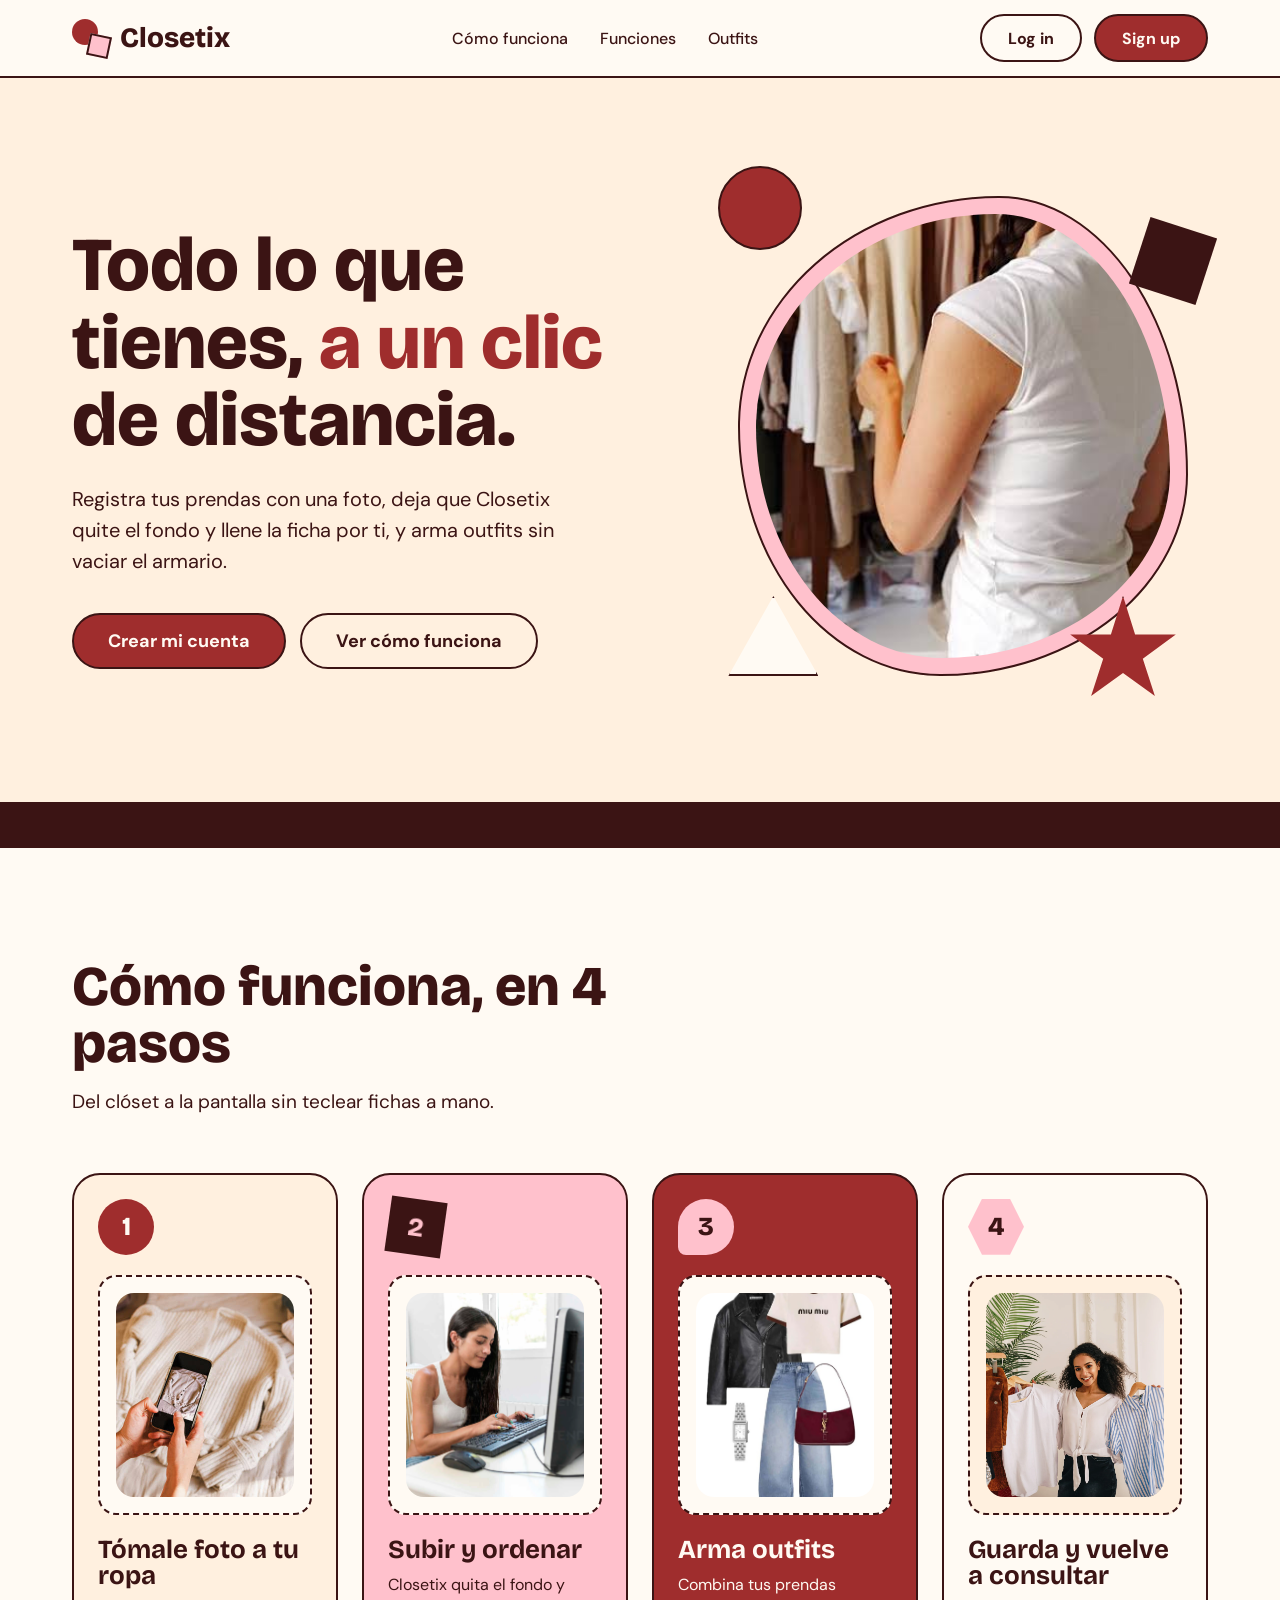
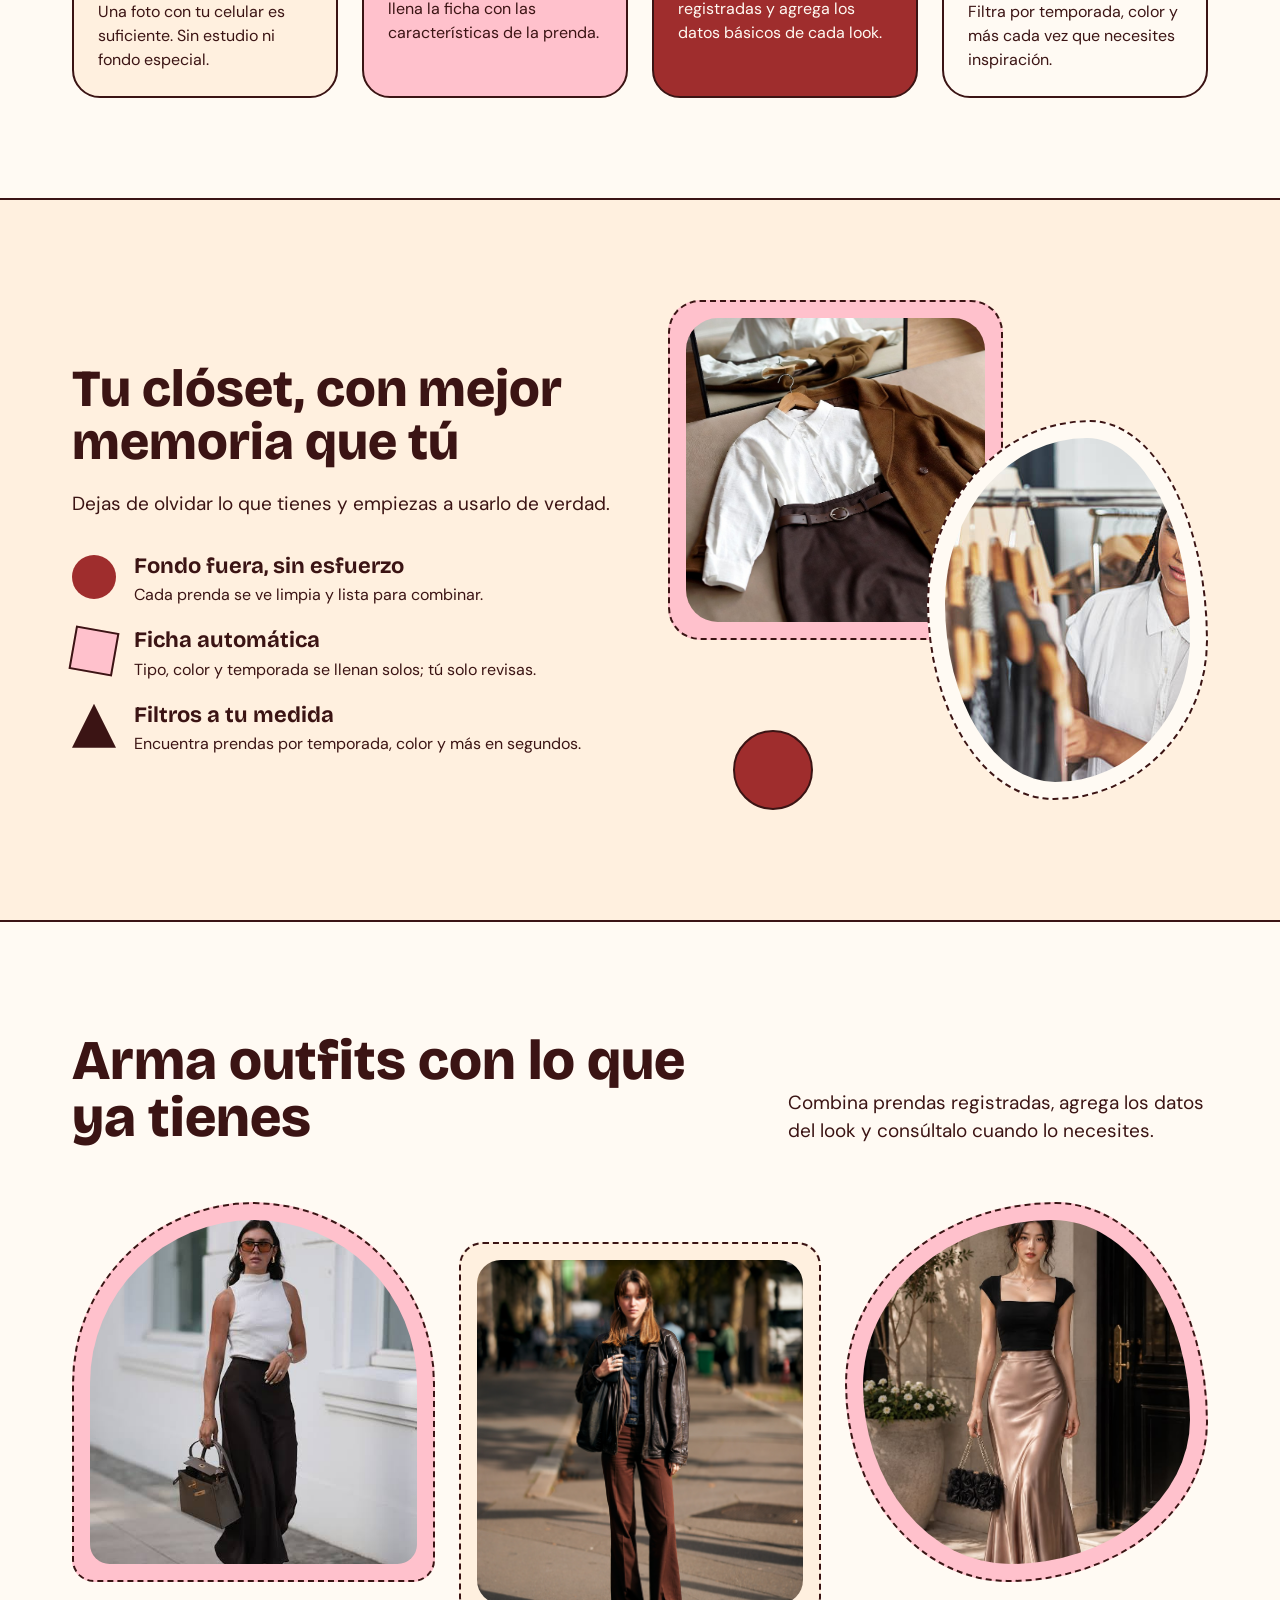
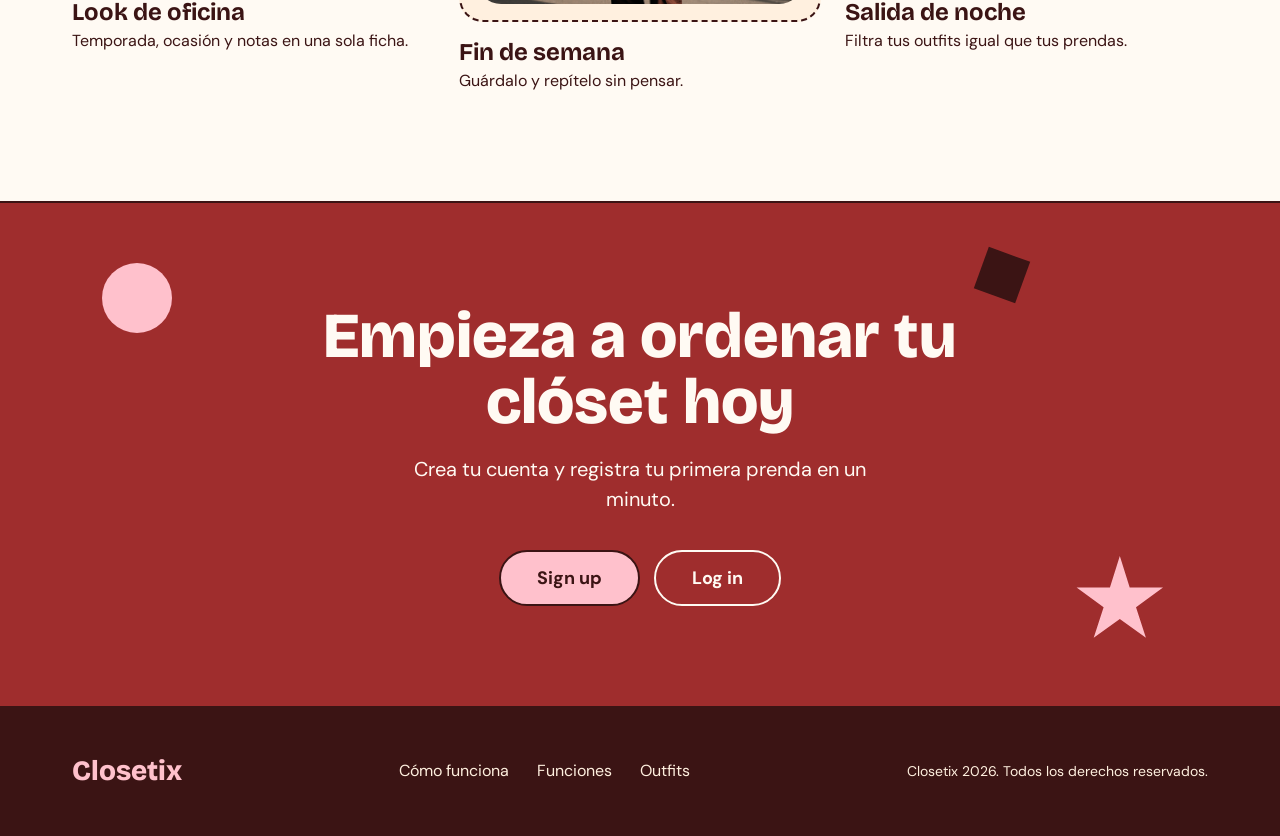
<file: Index.html>
<!doctype html>
<html lang="es">
  <head>
    <meta charset="utf-8" />
    <meta name="viewport" content="width=device-width, initial-scale=1" />
    <title>Closetix</title>
    <link
      rel="stylesheet"
      href="https://fonts.googleapis.com/css2?family=Bricolage+Grotesque:wght@600;800&family=DM+Sans:wght@400;500;700&display=swap"
    />
    <link href="CSS/style.css" rel="stylesheet" />
  </head>
  <body>
    <div style="background: #fffaf3; overflow: hidden">
      <header
        style="
          position: sticky;
          top: 0;
          z-index: 10;
          background: #fffaf3;
          border-bottom: 2px solid #3b1414;
        "
      >
        <div
          class="wrap"
          style="
            display: flex;
            align-items: center;
            justify-content: space-between;
            gap: 16px;
            min-height: 76px;
          "
        >
          <a
            href="#inicio"
            style="
              display: flex;
              align-items: center;
              gap: 10px;
              text-decoration: none;
            "
          >
            <span
              style="
                position: relative;
                width: 38px;
                height: 38px;
                display: block;
              "
              ><span
                style="
                  position: absolute;
                  left: 0;
                  top: 0;
                  width: 26px;
                  height: 26px;
                  border-radius: 50%;
                  background: #9f2d2d;
                "
              ></span
              ><span
                style="
                  position: absolute;
                  right: 0;
                  bottom: 0;
                  width: 22px;
                  height: 22px;
                  background: #ffc1cc;
                  border: 2px solid #3b1414;
                  transform: rotate(12deg);
                "
              ></span
            ></span>
            <span
              style="
                font:
                  800 28px &quot;Bricolage Grotesque&quot;,
                  sans-serif;
                color: #3b1414;
              "
              >Closetix</span
            >
          </a>
          <nav
            class="navlinks"
            style="display: flex; gap: 32px; font-weight: 500"
          >
            <a href="#como-funciona" style="text-decoration: none"
              >Cómo funciona</a
            >
            <a href="#funciones" style="text-decoration: none">Funciones</a>
            <a href="#outfits" style="text-decoration: none">Outfits</a>
          </nav>
          <div style="display: flex; gap: 12px">
            <a class="btn" href="PAGES/login.html">Log in</a>
            <a class="btn red" href="PAGES/signup.html">Sign up</a>
          </div>
        </div>
      </header>

      <section
        id="inicio"
        style="
          position: relative;
          background: #fff0df;
          border-bottom: 2px solid #3b1414;
          padding: 88px 0 96px;
        "
      >
        <div class="wrap hero">
          <div>
            <h1
              class="rise d1"
              style="font-size: 76px; font-weight: 800; margin-top: 24px"
            >
              Todo lo que tienes,
              <span style="color: #9f2d2d">a un clic</span> de distancia.
            </h1>
            <p
              class="rise d2"
              style="
                font-size: 20px;
                line-height: 1.55;
                margin-top: 24px;
                max-width: 520px;
              "
            >
              Registra tus prendas con una foto, deja que Closetix quite el
              fondo y llene la ficha por ti, y arma outfits sin vaciar el
              armario.
            </p>
            <div
              class="rise d3"
              style="
                display: flex;
                flex-wrap: wrap;
                gap: 14px;
                margin-top: 36px;
              "
            >
              <a
                class="btn red"
                href="PAGES/signup.html"
                style="min-height: 56px; padding: 0 34px; font-size: 18px"
                >Crear mi cuenta</a
              >
              <a
                class="btn"
                href="#como-funciona"
                style="min-height: 56px; padding: 0 34px; font-size: 18px"
                >Ver cómo funciona</a
              >
            </div>
          </div>
          <div style="position: relative; height: 540px">
            <div
              class="blob ph"
              style="
                position: absolute;
                inset: 30px 20px;
                background: #ffc1cc;
                border: 2px solid #3b1414;
              "
            >
              <img src="IMAGES/header_image.jpg" alt="Imagen en closet" style="width:100%;height:100%;object-fit:cover;border-radius:inherit">
            </div>
            <div
              class="fl"
              style="
                position: absolute;
                left: 0;
                top: 0;
                width: 84px;
                height: 84px;
                border-radius: 50%;
                background: #9f2d2d;
                border: 2px solid #3b1414;
              "
            ></div>
            <div
              class="fl fl2"
              style="
                position: absolute;
                right: 0;
                top: 60px;
                width: 70px;
                height: 70px;
                background: #3b1414;
                transform: rotate(18deg);
              "
            ></div>
            <div
              class="sp"
              style="
                position: absolute;
                right: 30px;
                bottom: 0;
                width: 110px;
                height: 110px;
                background: #9f2d2d;
                border: 2px solid #3b1414;
                clip-path: polygon(
                  50% 0,
                  61% 35%,
                  98% 35%,
                  68% 57%,
                  79% 91%,
                  50% 70%,
                  21% 91%,
                  32% 57%,
                  2% 35%,
                  39% 35%
                );
              "
            ></div>
            <div
              class="fl"
              style="
                position: absolute;
                left: 10px;
                bottom: 30px;
                width: 90px;
                height: 80px;
                background: #fffaf3;
                border: 2px solid #3b1414;
                clip-path: polygon(50% 0, 100% 100%, 0 100%);
              "
            ></div>
          </div>
        </div>
      </section>

      <section
        style="
          background: #3b1414;
          color: #ffc1cc;
          padding: 22px 0;
          overflow: hidden;
          white-space: nowrap;
        "
      ></section>

      <section id="como-funciona" style="padding: 110px 0 100px">
        <div class="wrap">
          <h2 style="font-size: 56px; font-weight: 800; max-width: 640px">
            Cómo funciona, en 4 pasos
          </h2>
          <p
            style="
              font-size: 19px;
              margin-top: 16px;
              max-width: 560px;
              line-height: 1.5;
            "
          >
            Del clóset a la pantalla sin teclear fichas a mano.
          </p>
          <div class="g4" style="margin-top: 56px">
            <div
              class="card"
              style="
                background: #fff0df;
                border: 2px solid #3b1414;
                border-radius: 28px;
                padding: 24px;
              "
            >
              <div
                style="
                  width: 56px;
                  height: 56px;
                  border-radius: 50%;
                  background: #9f2d2d;
                  color: #fffaf3;
                  display: flex;
                  align-items: center;
                  justify-content: center;
                  font:
                    800 26px &quot;Bricolage Grotesque&quot;,
                    sans-serif;
                "
              >
                1
              </div>
              <div
                class="ph"
                style="height: 240px; border-radius: 18px; margin-top: 20px"
              >
                <img src="IMAGES/paso1_image.jpg" alt="Toma Foto" style="width:100%;height:100%;object-fit:cover;border-radius:inherit">
              </div>
              <h3 style="font-size: 26px; margin-top: 22px">
                Tómale foto a tu ropa
              </h3>
              <p style="margin-top: 10px; line-height: 1.5">
                Una foto con tu celular es suficiente. Sin estudio ni fondo
                especial.
              </p>
            </div>
            <div
              class="card"
              style="
                background: #ffc1cc;
                border: 2px solid #3b1414;
                border-radius: 28px;
                padding: 24px;
              "
            >
              <div
                style="
                  width: 56px;
                  height: 56px;
                  background: #3b1414;
                  color: #ffc1cc;
                  transform: rotate(8deg);
                  display: flex;
                  align-items: center;
                  justify-content: center;
                  font:
                    800 26px &quot;Bricolage Grotesque&quot;,
                    sans-serif;
                "
              >
                2
              </div>
              <div
                class="ph"
                style="height: 240px; border-radius: 18px; margin-top: 20px"
              >
                <img src="IMAGES/paso2_image.jpg" alt="Toma Foto" style="width:100%;height:100%;object-fit:cover;border-radius:inherit">
              </div>
              <h3 style="font-size: 26px; margin-top: 22px">Subir y ordenar</h3>
              <p style="margin-top: 10px; line-height: 1.5">
                Closetix quita el fondo y llena la ficha con las características
                de la prenda.
              </p>
            </div>
            <div
              class="card"
              style="
                background: #9f2d2d;
                color: #fffaf3;
                border: 2px solid #3b1414;
                border-radius: 28px;
                padding: 24px;
              "
            >
              <div
                style="
                  width: 56px;
                  height: 56px;
                  background: #ffc1cc;
                  color: #3b1414;
                  border-radius: 50% 50% 50% 8px;
                  display: flex;
                  align-items: center;
                  justify-content: center;
                  font:
                    800 26px &quot;Bricolage Grotesque&quot;,
                    sans-serif;
                "
              >
                3
              </div>
              <div
                class="ph"
                style="
                  height: 240px;
                  border-radius: 18px;
                  margin-top: 20px;
                  color: #3b1414;
                "
              >
                <img src="IMAGES/paso3_image.jpg" alt="Toma Foto" style="width:100%;height:100%;object-fit:cover;border-radius:inherit">
              </div>
              <h3 style="font-size: 26px; margin-top: 22px">Arma outfits</h3>
              <p style="margin-top: 10px; line-height: 1.5">
                Combina tus prendas registradas y agrega los datos básicos de
                cada look.
              </p>
            </div>
            <div
              class="card"
              style="
                background: #fffaf3;
                border: 2px solid #3b1414;
                border-radius: 28px;
                padding: 24px;
              "
            >
              <div
                style="
                  width: 56px;
                  height: 56px;
                  background: #ffc1cc;
                  
                  clip-path: polygon(
                    25% 0,
                    75% 0,
                    100% 50%,
                    75% 100%,
                    25% 100%,
                    0 50%
                  );
                  display: flex;
                  align-items: center;
                  justify-content: center;
                  font:
                    800 26px &quot;Bricolage Grotesque&quot;,
                    sans-serif;
                "
              >
                4
              </div>
              <div
                class="ph"
                style="
                  height: 240px;
                  border-radius: 18px;
                  margin-top: 20px;
                  background: #fff0df;
                "
              >
                <img src="IMAGES/paso4_image.png" alt="Toma Foto" style="width:100%;height:100%;object-fit:cover;border-radius:inherit">
              </div>
              <h3 style="font-size: 26px; margin-top: 22px">
                Guarda y vuelve a consultar
              </h3>
              <p style="margin-top: 10px; line-height: 1.5">
                Filtra por temporada, color y más cada vez que necesites
                inspiración.
              </p>
            </div>
          </div>
        </div>
      </section>

      <section
        id="funciones"
        style="
          background: #fff0df;
          border-top: 2px solid #3b1414;
          border-bottom: 2px solid #3b1414;
          padding: 100px 0;
        "
      >
        <div class="wrap split">
          <div>
            <h2 style="font-size: 52px; font-weight: 800">
              Tu clóset, con mejor memoria que tú
            </h2>
            <p style="font-size: 19px; line-height: 1.55; margin-top: 20px">
              Dejas de olvidar lo que tienes y empiezas a usarlo de verdad.
            </p>
            <div style="display: grid; gap: 22px; margin-top: 36px">
              <div style="display: flex; gap: 18px; align-items: flex-start">
                <div
                  style="
                    flex: none;
                    width: 44px;
                    height: 44px;
                    border-radius: 50%;
                    background: #9f2d2d;
                  "
                ></div>
                <div>
                  <h3 style="font-size: 22px">Fondo fuera, sin esfuerzo</h3>
                  <p style="margin-top: 6px; line-height: 1.5">
                    Cada prenda se ve limpia y lista para combinar.
                  </p>
                </div>
              </div>
              <div style="display: flex; gap: 18px; align-items: flex-start">
                <div
                  style="
                    flex: none;
                    width: 44px;
                    height: 44px;
                    background: #ffc1cc;
                    border: 2px solid #3b1414;
                    transform: rotate(10deg);
                  "
                ></div>
                <div>
                  <h3 style="font-size: 22px">Ficha automática</h3>
                  <p style="margin-top: 6px; line-height: 1.5">
                    Tipo, color y temporada se llenan solos; tú solo revisas.
                  </p>
                </div>
              </div>
              <div style="display: flex; gap: 18px; align-items: flex-start">
                <div
                  style="
                    flex: none;
                    width: 44px;
                    height: 44px;
                    background: #3b1414;
                    clip-path: polygon(50% 0, 100% 100%, 0 100%);
                  "
                ></div>
                <div>
                  <h3 style="font-size: 22px">Filtros a tu medida</h3>
                  <p style="margin-top: 6px; line-height: 1.5">
                    Encuentra prendas por temporada, color y más en segundos.
                  </p>
                </div>
              </div>
            </div>
          </div>
          <div style="position: relative; height: 520px">
            <div
              class="ph"
              style="
                position: absolute;
                left: 0;
                top: 0;
                width: 62%;
                height: 340px;
                border-radius: 32px;
                background: #ffc1cc;
              "
            >
              <img src="IMAGES/outfit1.jpg" alt="Planear outfit" style="width:100%;height:100%;object-fit:cover;border-radius:inherit">
            </div>
            <div
              class="ph blob"
              style="
                position: absolute;
                right: 0;
                top: 120px;
                width: 52%;
                height: 380px;
                background: #fffaf3;
              "
            >
              <img src="IMAGES/browse_image.jpg" alt="Filtar tus prendas" style="width:100%;height:100%;object-fit:cover;border-radius:inherit">
            </div>
            <div
              class="fl"
              style="
                position: absolute;
                left: 12%;
                bottom: 10px;
                width: 80px;
                height: 80px;
                border-radius: 50%;
                background: #9f2d2d;
                border: 2px solid #3b1414;
              "
            ></div>
          </div>
        </div>
      </section>

      <section id="outfits" style="padding: 110px 0">
        <div class="wrap">
          <div
            style="
              display: flex;
              flex-wrap: wrap;
              justify-content: space-between;
              align-items: flex-end;
              gap: 24px;
            "
          >
            <h2 style="font-size: 56px; font-weight: 800; max-width: 620px">
              Arma outfits con lo que ya tienes
            </h2>
            <p style="font-size: 19px; line-height: 1.5; max-width: 420px">
              Combina prendas registradas, agrega los datos del look y
              consúltalo cuando lo necesites.
            </p>
          </div>
          <div
            class="g4"
            style="
              margin-top: 56px;
              grid-template-columns: repeat(auto-fit, minmax(280px, 1fr));
            "
          >
            <div class="card">
              <div
                class="ph"
                style="
                  height: 380px;
                  border-radius: 200px 200px 24px 24px;
                  background: #ffc1cc;
                "
              >
                <img src="IMAGES/work-image.jpg" alt="Toma Foto" style="width:100%;height:100%;object-fit:cover;border-radius:inherit">
              </div>
              <h3 style="font-size: 24px; margin-top: 18px">Look de oficina</h3>
              <p style="margin-top: 6px">
                Temporada, ocasión y notas en una sola ficha.
              </p>
            </div>
            <div class="card" style="margin-top: 40px">
              <div
                class="ph"
                style="height: 380px; border-radius: 24px; background: #fff0df"
              >
                 <img src="IMAGES/goingout-image.jpg" alt="Toma Foto" style="width:100%;height:100%;object-fit:cover;border-radius:inherit">
              </div>
              <h3 style="font-size: 24px; margin-top: 18px">Fin de semana</h3>
              <p style="margin-top: 6px">Guárdalo y repítelo sin pensar.</p>
            </div>
            <div class="card">
              <div class="ph blob" style="height: 380px; background: #ffc1cc">
                 <img src="IMAGES/nightout-image.jpg" alt="Toma Foto" style="width:100%;height:100%;object-fit:cover;border-radius:inherit">
              </div>
              <h3 style="font-size: 24px; margin-top: 18px">Salida de noche</h3>
              <p style="margin-top: 6px">
                Filtra tus outfits igual que tus prendas.
              </p>
            </div>
          </div>
        </div>
      </section>

      <section
        style="
          position: relative;
          background: #9f2d2d;
          color: #fffaf3;
          border-top: 2px solid #3b1414;
          padding: 100px 0;
          text-align: center;
        "
      >
        <div
          class="fl"
          style="
            position: absolute;
            left: 8%;
            top: 60px;
            width: 70px;
            height: 70px;
            border-radius: 50%;
            background: #ffc1cc;
          "
        ></div>
        <div
          class="sp"
          style="
            position: absolute;
            right: 9%;
            bottom: 60px;
            width: 90px;
            height: 90px;
            background: #ffc1cc;
            clip-path: polygon(
              50% 0,
              61% 35%,
              98% 35%,
              68% 57%,
              79% 91%,
              50% 70%,
              21% 91%,
              32% 57%,
              2% 35%,
              39% 35%
            );
          "
        ></div>
        <div
          class="fl fl2"
          style="
            position: absolute;
            right: 20%;
            top: 50px;
            width: 44px;
            height: 44px;
            background: #3b1414;
            transform: rotate(20deg);
          "
        ></div>
        <div class="wrap" style="position: relative">
          <h2
            style="
              font-size: 64px;
              font-weight: 800;
              max-width: 760px;
              margin: 0 auto;
            "
          >
            Empieza a ordenar tu clóset hoy
          </h2>
          <p
            style="
              font-size: 20px;
              margin: 20px auto 0;
              max-width: 520px;
              line-height: 1.5;
            "
          >
            Crea tu cuenta y registra tu primera prenda en un minuto.
          </p>
          <div
            style="
              display: flex;
              flex-wrap: wrap;
              justify-content: center;
              gap: 14px;
              margin-top: 36px;
            "
          >
            <a
              class="btn pink"
              href="PAGES/signup.html"
              style="min-height: 56px; padding: 0 36px; font-size: 18px"
              >Sign up</a
            >
            <a
              class="btn"
              href="PAGES/login.html"
              style="
                min-height: 56px;
                padding: 0 36px;
                font-size: 18px;
                color: #fffaf3;
                border-color: #fffaf3;
              "
              >Log in</a
            >
          </div>
        </div>
      </section>

      <footer style="background: #3b1414; color: #fff0df; padding: 48px 0">
        <div
          class="wrap"
          style="
            display: flex;
            flex-wrap: wrap;
            justify-content: space-between;
            align-items: center;
            gap: 20px;
          "
        >
          <span
            style="
              font:
                800 28px &quot;Bricolage Grotesque&quot;,
                sans-serif;
              color: #ffc1cc;
            "
            >Closetix</span
          >
          <div style="display: flex; gap: 28px; flex-wrap: wrap">
            <a href="#como-funciona" style="text-decoration: none"
              >Cómo funciona</a
            ><a href="#funciones" style="text-decoration: none">Funciones</a
            ><a href="#outfits" style="text-decoration: none">Outfits</a>
          </div>
          <span style="font-size: 14px"
            >Closetix 2026. Todos los derechos reservados.</span
          >
        </div>
      </footer>
    </div>
  </body>
</html>
</file>
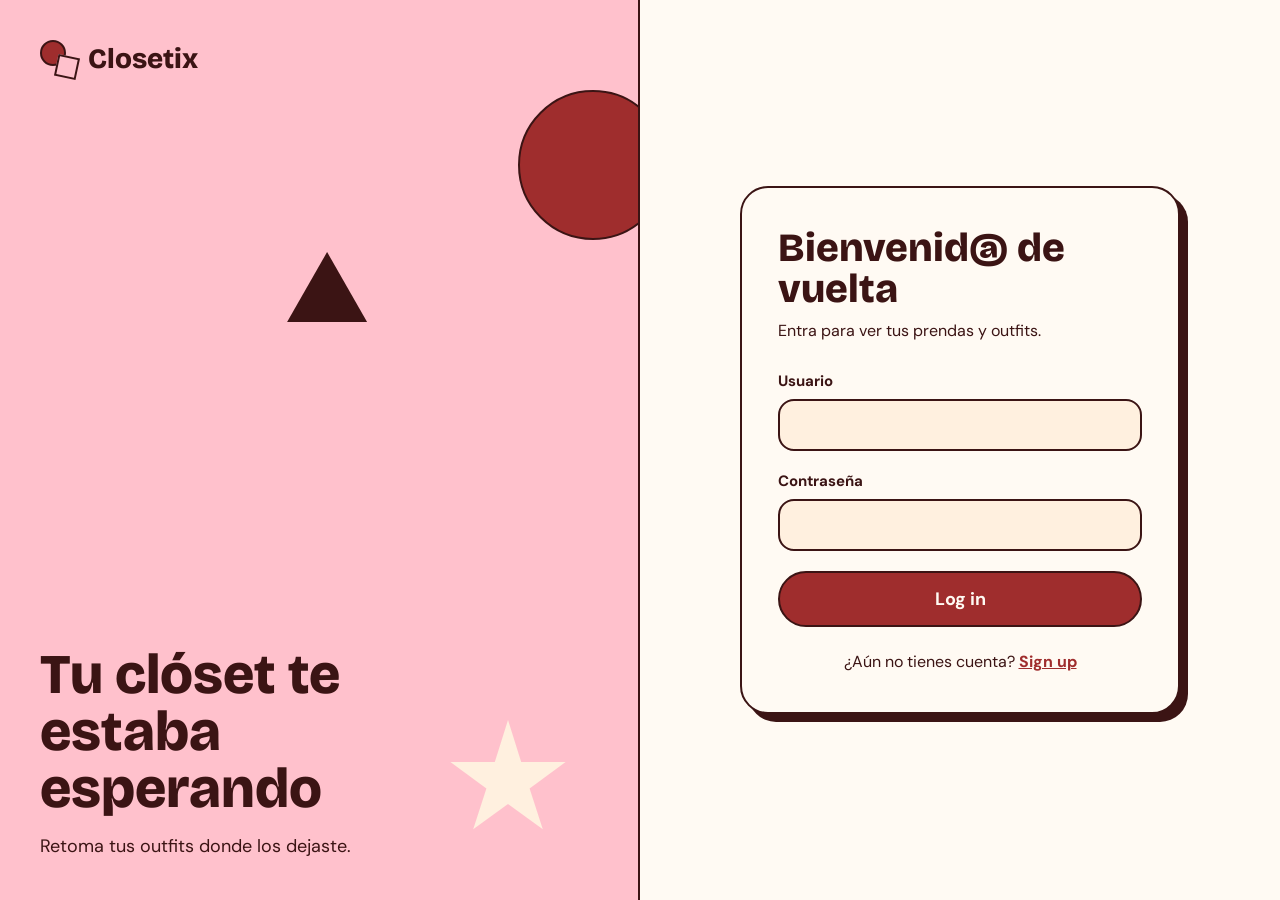
<file: PAGES/login.html>
<!doctype html>
<html lang="es">
  <head>
    <meta charset="utf-8" />
    <meta name="viewport" content="width=device-width, initial-scale=1" />
    <title>Log in | Closetix</title>
    <link
      rel="stylesheet"
      href="https://fonts.googleapis.com/css2?family=Bricolage+Grotesque:wght@600;800&family=DM+Sans:wght@400;500;700&display=swap"
    />
    <link href="../CSS/style.css" rel="stylesheet" />
  </head>
  <body>
    <div class="page">
      <aside class="side" style="background: #ffc1cc; color: #3b1414">
        <div
          class="shape fl"
          style="
            right: -30px;
            top: 90px;
            width: 150px;
            height: 150px;
            border-radius: 50%;
            background: #9f2d2d;
          "
        ></div>
        <div
          class="shape sp"
          style="
            right: 70px;
            bottom: 60px;
            width: 120px;
            height: 120px;
            background: #fff0df;
            border: 0;
            clip-path: polygon(
              50% 0,
              61% 35%,
              98% 35%,
              68% 57%,
              79% 91%,
              50% 70%,
              21% 91%,
              32% 57%,
              2% 35%,
              39% 35%
            );
          "
        ></div>
        <div
          class="shape fl"
          style="
            left: 45%;
            top: 28%;
            width: 80px;
            height: 70px;
            background: #3b1414;
            border: 0;
            clip-path: polygon(50% 0, 100% 100%, 0 100%);
          "
        ></div>
        <a class="brand" href="../Index.html" style="color: #3b1414">
          <span class="mark"
            ><i
              style="
                left: 0;
                top: 0;
                width: 26px;
                height: 26px;
                border-radius: 50%;
                background: #9f2d2d;
                border: 2px solid #3b1414;
              "
            ></i
            ><i
              style="
                right: 0;
                bottom: 0;
                width: 22px;
                height: 22px;
                background: #ffc1cc;
                border: 2px solid #3b1414;
                transform: rotate(12deg);
              "
            ></i
          ></span>
          <b>Closetix</b>
        </a>
        <div>
          <h2>Tu clóset te estaba esperando</h2>
          <p>Retoma tus outfits donde los dejaste.</p>
        </div>
      </aside>
      <main class="main">
        <section class="card-login">
          <h1>Bienvenid@ de vuelta</h1>
          <p class="sub">Entra para ver tus prendas y outfits.</p>
          <form id="frmLogin" method="POST">
            <div>
              <label for="usuario">Usuario</label
              ><input
                id="usuario"
                name="usuario"
                type="text"
                autocomplete="username"
                required
              />
            </div>
            <div>
              <label for="password">Contraseña</label
              ><input
                id="password"
                name="password"
                type="password"
                autocomplete="current-password"
                required
              />
            </div>
            <button class="btn-login" type="submit">Log in</button>
          </form>
          <p class="alt">
            ¿Aún no tienes cuenta? <a href="signup.html">Sign up</a>
          </p>
        </section>
      </main>
    </div>
       <script src="https://code.jquery.com/jquery-3.7.1.min.js"></script>
    <script src="../JS/auth.js"></script>
  </body>
</html>
</file>
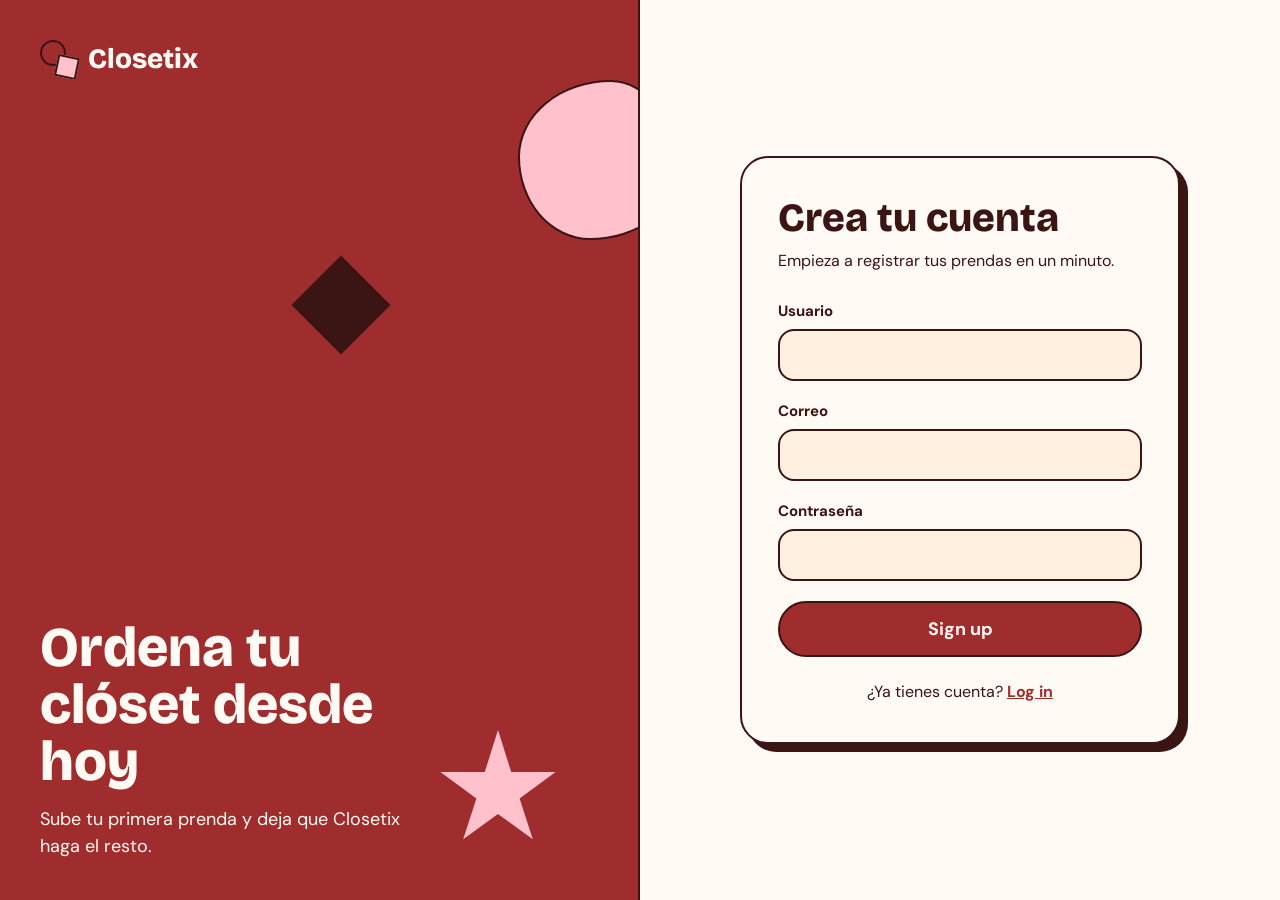
<file: PAGES/signup.html>
<!doctype html>
<html lang="es">
  <head>
    <meta charset="utf-8" />
    <meta name="viewport" content="width=device-width, initial-scale=1" />
    <title>Sign up | Closetix</title>
    <link
      rel="stylesheet"
      href="https://fonts.googleapis.com/css2?family=Bricolage+Grotesque:wght@600;800&family=DM+Sans:wght@400;500;700&display=swap"
    />
    <link href="../CSS/style.css" rel="stylesheet" />
  </head>
  <body>
    <div class="page">
      <aside class="side" style="background: #9f2d2d; color: #fffaf3">
        <div
          class="shape fl"
          style="
            right: -40px;
            top: 80px;
            width: 160px;
            height: 160px;
            border-radius: 58% 42% 55% 45% / 48% 58% 42% 52%;
            background: #ffc1cc;
          "
        ></div>
        
        <div
          class="shape sp"
          style="
            right: 80px;
            bottom: 50px;
            width: 120px;
            height: 120px;
            background: #ffc1cc;
            border: 0;
            clip-path: polygon(
              50% 0,
              61% 35%,
              98% 35%,
              68% 57%,
              79% 91%,
              50% 70%,
              21% 91%,
              32% 57%,
              2% 35%,
              39% 35%
            );
          "
        ></div>
        <div
          class="shape fl"
          style="
            left: 48%;
            top: 30%;
            width: 70px;
            height: 70px;
            background: #3b1414;
            border: 0;
            transform: rotate(45deg);
          "
        ></div>
        <a class="brand" href="../Index.html" style="color: #fffaf3">
          <span class="mark"
            ><i
              style="
                left: 0;
                top: 0;
                width: 26px;
                height: 26px;
                border-radius: 50%;
                background: #9f2d2d;
                border: 2px solid #3b1414;
              "
            ></i
            ><i
              style="
                right: 0;
                bottom: 0;
                width: 22px;
                height: 22px;
                background: #ffc1cc;
                border: 2px solid #3b1414;
                transform: rotate(12deg);
              "
            ></i
          ></span>
          <b>Closetix</b>
        </a>
        <div>
          <h2>Ordena tu clóset desde hoy</h2>
          <p>Sube tu primera prenda y deja que Closetix haga el resto.</p>
        </div>
      </aside>
      <main class="main">
        <section class="card-login">
          <h1>Crea tu cuenta</h1>
          <p class="sub">Empieza a registrar tus prendas en un minuto.</p>
          <form id="frmSignup" method="POST">
            <div>
              <label for="usuario">Usuario</label
              ><input
                id="usuario"
                name="usuario"
                type="text"
                autocomplete="username"
                required
              />
            </div>
            <div>
              <label for="correo">Correo</label
              ><input
                id="correo"
                name="correo"
                type="email"
                autocomplete="email"
                required
              />
            </div>
            <div>
              <label for="password">Contraseña</label
              ><input
                id="password"
                name="password"
                type="password"
                autocomplete="new-password"
                required
                minlength="8"
              />
            </div>
            <button class="btn-login" type="submit">Sign up</button>
          </form>
          <p class="alt">
            ¿Ya tienes cuenta? <a href="login.html">Log in</a>
          </p>
        </section>
      </main>
    </div>
       <script src="https://code.jquery.com/jquery-3.7.1.min.js"></script>
    <script src="../JS/auth.js"></script>
  </body>
</html>
</file>
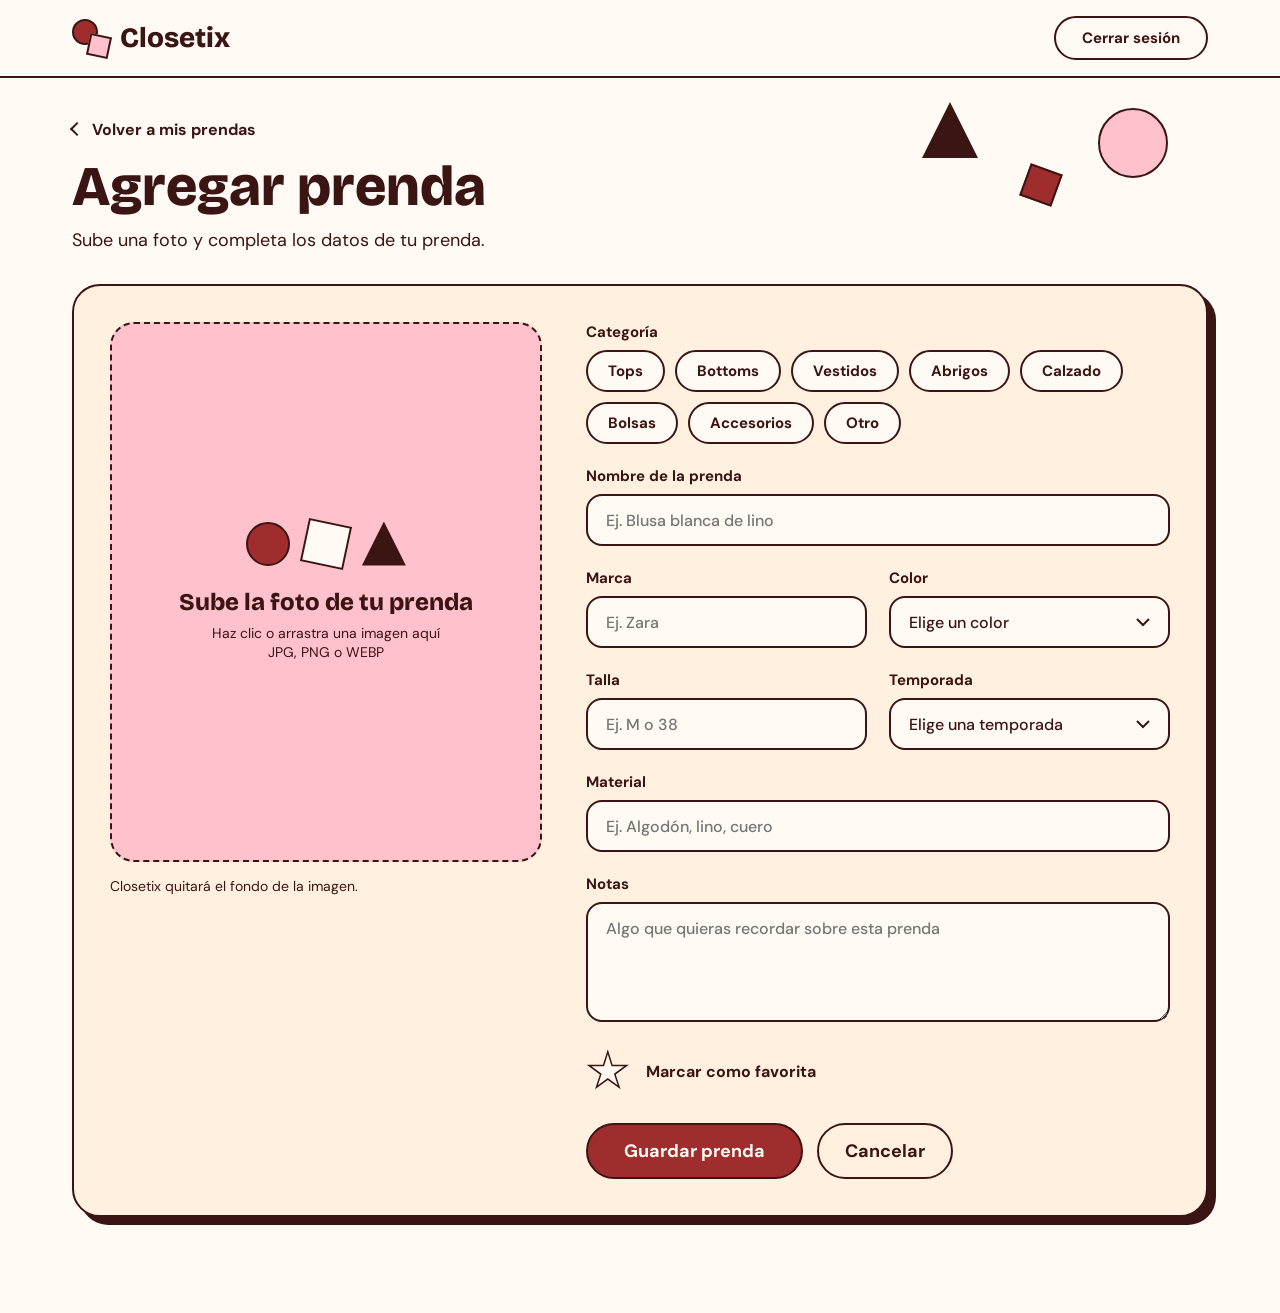
<file: PAGES/subir-prendas.html>
<!doctype html>
<html lang="es">
  <head>
    <meta charset="utf-8" />
    <meta name="viewport" content="width=device-width, initial-scale=1" />
    <title>Agregar prenda | Closetix</title>
    <link
      rel="stylesheet"
      href="https://fonts.googleapis.com/css2?family=Bricolage+Grotesque:wght@600;800&family=DM+Sans:wght@400;500;700&display=swap"
    />
    <style>
      body {
        margin: 0;
        font-family: "DM Sans", sans-serif;
        color: #3b1414;
        background: #fffaf3;
        min-height: 100vh;
        position: relative;
        overflow-x: hidden;
      }
      * {
        box-sizing: border-box;
      }
      h1,
      h2,
      h3 {
        font-family: "Bricolage Grotesque", sans-serif;
        margin: 0;
        line-height: 1.05;
      }
      p {
        margin: 0;
      }
      a {
        color: inherit;
      }
      .wrap {
        max-width: 1200px;
        margin: 0 auto;
        padding: 0 32px;
      }

      /* Header */
      header {
        background: #fffaf3;
        border-bottom: 2px solid #3b1414;
      }
      .bar {
        display: flex;
        align-items: center;
        justify-content: space-between;
        min-height: 76px;
        gap: 16px;
      }
      .brand {
        display: flex;
        align-items: center;
        gap: 10px;
        text-decoration: none;
      }
      .brand b {
        font:
          800 28px "Bricolage Grotesque",
          sans-serif;
      }
      .mark {
        position: relative;
        width: 38px;
        height: 38px;
        display: block;
      }
      .mark i {
        position: absolute;
        display: block;
      }
      .btn {
        display: inline-flex;
        align-items: center;
        justify-content: center;
        min-height: 48px;
        padding: 0 26px;
        border-radius: 999px;
        font:
          700 16px "DM Sans",
          sans-serif;
        text-decoration: none;
        border: 2px solid #3b1414;
        color: #3b1414;
        background: transparent;
        cursor: pointer;
        transition:
          transform 0.2s,
          box-shadow 0.2s;
      }
      .btn:hover {
        transform: translate(-3px, -3px);
        box-shadow: 4px 4px 0 #3b1414;
      }
      .btn.red {
        background: #9f2d2d;
        color: #fffaf3;
        min-height: 56px;
        padding: 0 36px;
        font-size: 18px;
      }

      /* Title */
      .intro {
        padding: 40px 0 32px;
        position: relative;
      }
      .back {
        display: inline-flex;
        align-items: center;
        gap: 10px;
        font-weight: 700;
        text-decoration: none;
        margin-bottom: 18px;
      }
      .back i {
        width: 10px;
        height: 10px;
        border-left: 2px solid #3b1414;
        border-bottom: 2px solid #3b1414;
        transform: rotate(45deg);
      }
      .back:hover {
        color: #9f2d2d;
      }
      .intro h1 {
        font-size: 56px;
        font-weight: 800;
      }
      .intro p {
        margin-top: 12px;
        font-size: 18px;
      }

      /* Card */
      .card {
        background: #fff0df;
        border: 2px solid #3b1414;
        border-radius: 28px;
        padding: 36px;
        box-shadow: 8px 8px 0 #3b1414;
        margin-bottom: 96px;
        display: grid;
        grid-template-columns: 0.85fr 1.15fr;
        gap: 44px;
        animation: rise 0.7s both;
      }
      .photo {
        position: sticky;
        top: 24px;
        align-self: start;
      }

      /* Dropzone */
      .drop {
        position: relative;
        display: flex;
        flex-direction: column;
        align-items: center;
        justify-content: center;
        text-align: center;
        aspect-ratio: 4/5;
        border: 2px dashed #3b1414;
        border-radius: 24px;
        background: #ffc1cc;
        cursor: pointer;
        overflow: hidden;
        padding: 24px;
        transition:
          background 0.2s,
          transform 0.2s;
      }
      .drop:hover,
      .drop.over {
        background: #fffaf3;
        transform: translateY(-4px);
      }
      .drop:focus-within {
        outline: 3px solid #9f2d2d;
        outline-offset: 3px;
      }
      .drop input {
        position: absolute;
        inset: 0;
        width: 100%;
        height: 100%;
        opacity: 0;
        cursor: pointer;
      }
      .drop strong {
        font:
          800 24px "Bricolage Grotesque",
          sans-serif;
        margin-top: 22px;
      }
      .drop small {
        display: block;
        margin-top: 8px;
        font-size: 14px;
        line-height: 1.4;
      }
      .drop img {
        position: absolute;
        inset: 0;
        width: 100%;
        height: 100%;
        object-fit: contain;
        background: #fffaf3;
        display: none;
      }
      .drop.has img {
        display: block;
      }
      .shapes {
        display: flex;
        gap: 14px;
      }
      .shapes span {
        width: 44px;
        height: 44px;
        border: 2px solid #3b1414;
      }
      .hint {
        margin-top: 14px;
        font-size: 14px;
        line-height: 1.5;
      }
      .change {
        display: none;
        margin-top: 14px;
        font-weight: 700;
        text-align: center;
      }
      .has + .hint + .change {
        display: block;
      }

      /* Form */
      form {
        display: contents;
      }
      .fields {
        display: grid;
        grid-template-columns: 1fr 1fr;
        gap: 22px;
      }
      .full {
        grid-column: 1/-1;
      }
      label.t,
      legend {
        display: block;
        font-weight: 700;
        font-size: 15px;
        margin-bottom: 8px;
        padding: 0;
      }
      fieldset {
        border: 0;
        margin: 0;
        padding: 0;
        min-width: 0;
      }
      input[type="text"],
      select,
      textarea {
        width: 100%;
        min-height: 52px;
        padding: 0 18px;
        border: 2px solid #3b1414;
        border-radius: 16px;
        background: #fffaf3;
        font:
          500 16px "DM Sans",
          sans-serif;
        color: #3b1414;
        transition:
          transform 0.2s,
          box-shadow 0.2s;
      }
      textarea {
        min-height: 120px;
        padding: 14px 18px;
        resize: vertical;
      }
      input[type="text"]:focus,
      select:focus,
      textarea:focus {
        outline: none;
        border-color: #9f2d2d;
        box-shadow: 4px 4px 0 #ffc1cc;
        transform: translate(-2px, -2px);
      }
      select {
        appearance: none;
        background-image: url("data:image/svg+xml,%3Csvg xmlns='http://www.w3.org/2000/svg' width='14' height='9' viewBox='0 0 14 9'%3E%3Cpath d='M1 1l6 6 6-6' fill='none' stroke='%233B1414' stroke-width='2'/%3E%3C/svg%3E");
        background-position: right 18px center;
        background-repeat: no-repeat;
        padding-right: 44px;
      }

      /* Category chips */
      .chips {
        display: flex;
        flex-wrap: wrap;
        gap: 10px;
      }
      .chips label {
        position: relative;
        cursor: pointer;
      }
      .chips input {
        position: absolute;
        opacity: 0;
        inset: 0;
      }
      .chips span {
        display: inline-flex;
        align-items: center;
        min-height: 42px;
        padding: 0 20px;
        border-radius: 999px;
        border: 2px solid #3b1414;
        background: #fffaf3;
        font-weight: 700;
        font-size: 15px;
        transition:
          transform 0.2s,
          background 0.2s;
      }
      .chips label:hover span {
        transform: translateY(-3px);
      }
      .chips input:checked + span {
        background: #9f2d2d;
        color: #fffaf3;
      }
      .chips input:focus-visible + span {
        outline: 3px solid #3b1414;
        outline-offset: 2px;
      }

      /* Favorite */
      .fav {
        display: flex;
        align-items: center;
        gap: 16px;
        cursor: pointer;
        width: fit-content;
        position: relative;
      }
      .fav input {
        position: absolute;
        opacity: 0;
        width: 100%;
        height: 100%;
        margin: 0;
        cursor: pointer;
      }
      .star {
        width: 44px;
        height: 44px;
        background: #3b1414;
        clip-path: polygon(
          50% 0,
          61% 35%,
          98% 35%,
          68% 57%,
          79% 91%,
          50% 70%,
          21% 91%,
          32% 57%,
          2% 35%,
          39% 35%
        );
        display: flex;
        align-items: center;
        justify-content: center;
        transition: transform 0.3s;
      }
      .star:after {
        content: "";
        width: 34px;
        height: 34px;
        background: #fffaf3;
        clip-path: inherit;
        transition: background 0.2s;
      }
      .fav input:checked ~ .star {
        transform: rotate(72deg) scale(1.1);
      }
      .fav input:checked ~ .star:after {
        background: #9f2d2d;
      }
      .fav input:focus-visible ~ .star {
        outline: 3px solid #9f2d2d;
        outline-offset: 4px;
      }
      .fav b {
        font-size: 16px;
      }

      .actions {
        display: flex;
        flex-wrap: wrap;
        gap: 14px;
        margin-top: 8px;
      }

      /* Decoration */
      .deco {
        position: absolute;
        border: 2px solid #3b1414;
        pointer-events: none;
      }
      @keyframes float {
        0%,
        100% {
          transform: translateY(0) rotate(0);
        }
        50% {
          transform: translateY(-16px) rotate(10deg);
        }
      }
      @keyframes spin {
        to {
          transform: rotate(360deg);
        }
      }
      @keyframes rise {
        from {
          opacity: 0;
          transform: translateY(24px);
        }
        to {
          opacity: 1;
          transform: none;
        }
      }
      .fl {
        animation: float 5s ease-in-out infinite;
      }
      .fl2 {
        animation-duration: 7s;
        animation-delay: -2s;
      }
      .sp {
        animation: spin 24s linear infinite;
      }

      @media (max-width: 900px) {
        .card {
          grid-template-columns: 1fr;
          padding: 24px;
        }
        .photo {
          position: static;
          max-width: 420px;
          margin: 0 auto;
          width: 100%;
        }
        .intro h1 {
          font-size: 44px;
        }
      }
      @media (max-width: 560px) {
        .wrap {
          padding: 0 16px;
        }
        .fields {
          grid-template-columns: 1fr;
        }
        .card {
          padding: 20px 16px;
          gap: 28px;
        }
        .deco {
          display: none;
        }
        .btn.red,
        .btn {
          width: 100%;
        }
      }
      @media (prefers-reduced-motion: reduce) {
        * {
          animation: none !important;
          transition: none !important;
        }
      }
      .msg {
        font-weight: 700;
        color: #9f2d2d;
        line-height: 1.4;
      }
      .msg:empty {
        display: none;
      }
      @keyframes pulse {
        from {
          opacity: 0.35;
        }
        to {
          opacity: 0.75;
        }
      }
      .drop.busy img {
        animation: pulse 0.9s ease-in-out infinite alternate;
      }
      .drop.busy {
        cursor: progress;
      }
      [hidden] {
        display: none !important;
      }
      .hint:empty {
        display: none;
      }
      .view .change {
        display: none !important;
      }
      .drop.locked {
        cursor: default;
        pointer-events: none;
      }
      .view input[type=text]:disabled,
      .view select:disabled,
      .view textarea:disabled {
        opacity: 1;
        color: #3b1414;
        -webkit-text-fill-color: #3b1414;
        background: #fff0df;
        cursor: default;
      }
      .view select:disabled {
        background-image: none;
        padding-right: 18px;
      }
      .view .chips label,
      .view .fav {
        cursor: default;
        pointer-events: none;
      }
      .view .chips input:not(:checked) + span {
        opacity: 0.45;
      }
    </style>
  </head>
  <body>
    <header>
      <div class="wrap bar">
        <a class="brand" href="../Index.html">
          <span class="mark"
            ><i
              style="
                left: 0;
                top: 0;
                width: 26px;
                height: 26px;
                border-radius: 50%;
                background: #9f2d2d;
                border: 2px solid #3b1414;
              "
            ></i
            ><i
              style="
                right: 0;
                bottom: 0;
                width: 22px;
                height: 22px;
                background: #ffc1cc;
                border: 2px solid #3b1414;
                transform: rotate(12deg);
              "
            ></i
          ></span>
          <b>Closetix</b>
        </a>
        <a
          class="btn"
          id="btnSalir"
          href="login.html"
          style="min-height: 44px; font-size: 15px"
          >Cerrar sesión</a
        >
      </div>
    </header>

    <main class="wrap">
      <section class="intro">
        <div
          class="deco fl"
          style="
            right: 40px;
            top: 30px;
            width: 70px;
            height: 70px;
            border-radius: 50%;
            background: #ffc1cc;
          "
        ></div>
        <div
          class="deco fl fl2"
          style="
            right: 150px;
            top: 90px;
            width: 34px;
            height: 34px;
            background: #9f2d2d;
            transform: rotate(20deg);
          "
        ></div>
        <div
          class="deco sp"
          style="
            right: 230px;
            top: 24px;
            width: 56px;
            height: 56px;
            border: 0;
            background: #3b1414;
            clip-path: polygon(50% 0, 100% 100%, 0 100%);
          "
        ></div>
        <a class="back" href="prendas.html"
          ><i></i>Volver a mis prendas</a
        >
        <h1 id="titulo">Agregar prenda</h1>
        <p id="subtitulo">Sube una foto y completa los datos de tu prenda.</p>
      </section>

      <form
        id="frmPrenda"
        class="card"
        action="#"
        method="post"
        enctype="multipart/form-data"
      >
        <div class="photo">
          <label class="drop" id="drop">
            <span class="shapes"
              ><span style="border-radius: 50%; background: #9f2d2d"></span
              ><span
                style="background: #fffaf3; transform: rotate(12deg)"
              ></span
              ><span
                style="
                  background: #3b1414;
                  border: 0;
                  clip-path: polygon(50% 0, 100% 100%, 0 100%);
                "
              ></span
            ></span>
            <strong>Sube la foto de tu prenda</strong>
            <small
              >Haz clic o arrastra una imagen aquí<br />JPG, PNG o WEBP</small
            >
            <img id="preview" alt="Vista previa de la prenda" />
            <input
              type="file"
              id="imagen"
              name="imagen"
              accept="image/*"
              required
            />
          </label>
          <p class="hint" id="estado">
            Closetix quitará el fondo de la imagen.
          </p>
          <p class="change">Haz clic en la imagen para cambiarla</p>
        </div>

        <div class="fields">
          <fieldset class="full">
            <legend>Categoría</legend>
            <div class="chips">
              <label
                ><input type="radio" name="categoria" value="1" required /><span
                  >Tops</span
                ></label
              >
              <label
                ><input type="radio" name="categoria" value="2" /><span
                  >Bottoms</span
                ></label
              >
              <label
                ><input type="radio" name="categoria" value="3" /><span
                  >Vestidos</span
                ></label
              >
              <label
                ><input type="radio" name="categoria" value="4" /><span
                  >Abrigos</span
                ></label
              >
              <label
                ><input type="radio" name="categoria" value="5" /><span
                  >Calzado</span
                ></label
              >
              <label
                ><input type="radio" name="categoria" value="6" /><span
                  >Bolsas</span
                ></label
              >
              <label
                ><input type="radio" name="categoria" value="7" /><span
                  >Accesorios</span
                ></label
              >
              <label
                ><input type="radio" name="categoria" value="8" /><span
                  >Otro</span
                ></label
              >
            </div>
          </fieldset>

          <div class="full">
            <label class="t" for="nombre">Nombre de la prenda</label
            ><input
              type="text"
              id="nombre"
              name="nombre"
              placeholder="Ej. Blusa blanca de lino"
              required
            />
          </div>

          <div>
            <label class="t" for="marca">Marca</label
            ><input
              type="text"
              id="marca"
              name="marca"
              placeholder="Ej. Zara"
            />
          </div>

          <div>
            <label class="t" for="color">Color</label>
            <select id="color" name="color" required>
              <option value="" disabled selected>Elige un color</option>
              <option value="negro">Negro</option>
              <option value="blanco">Blanco</option>
              <option value="gris">Gris</option>
              <option value="beige">Beige</option>
              <option value="rojo">Rojo</option>
              <option value="rosa">Rosa</option>
              <option value="azul">Azul</option>
              <option value="verde">Verde</option>
              <option value="amarillo">Amarillo</option>
              <option value="otro">Otro</option>
            </select>
          </div>

          <div>
            <label class="t" for="talla">Talla</label
            ><input
              type="text"
              id="talla"
              name="talla"
              list="tallas"
              placeholder="Ej. M o 38"
              maxlength="10"
            />
            <datalist id="tallas">
              <option value="XS"></option>
              <option value="S"></option>
              <option value="M"></option>
              <option value="L"></option>
              <option value="XL"></option>
              <option value="Única"></option>
            </datalist>
          </div>

          <div>
            <label class="t" for="temporada">Temporada</label>
            <select id="temporada" name="temporada" required>
              <option value="" disabled selected>Elige una temporada</option>
              <option value="primavera">Primavera</option>
              <option value="verano">Verano</option>
              <option value="otono">Otoño</option>
              <option value="invierno">Invierno</option>
              <option value="todo-el-ano">Todo el año</option>
            </select>
          </div>

          <div class="full">
            <label class="t" for="material">Material</label
            ><input
              type="text"
              id="material"
              name="material"
              placeholder="Ej. Algodón, lino, cuero"
            />
          </div>

          <div class="full">
            <label class="t" for="notas">Notas</label
            ><textarea
              id="notas"
              name="notas"
              placeholder="Algo que quieras recordar sobre esta prenda"
            ></textarea>
          </div>

          <div class="full">
            <label class="fav"
              ><input type="checkbox" name="favorita" value="1" /><span
                class="star"
              ></span
              ><b>Marcar como favorita</b></label
            >
          </div>

          <p class="msg full" id="msg" role="alert"></p>
          <div class="full actions">
            <button class="btn red" type="submit" id="btnGuardar">
              Guardar prenda
            </button>
            <button class="btn red" type="button" id="btnEditar" hidden>
              Editar prenda
            </button>
            <a
              class="btn"
              id="btnCancelar"
              href="prendas.html"
              style="min-height: 56px; font-size: 18px"
              >Cancelar</a
            >
          </div>
        </div>
      </form>
    </main>

    <script src="https://code.jquery.com/jquery-3.7.1.min.js"></script>
    <script src="../JS/auth.js"></script>
    <script type="module" src="../JS/prendas-agregar.js"></script>

  </body>
</html>
</file>
<file: CSS/style.css>
body {
  margin: 0;
  font-family: "DM Sans", sans-serif;
  color: #3b1414;
  background: #fffaf3;
}

* {
  box-sizing: border-box;
}

h1,
h2,
h3 {
  font-family: "Bricolage Grotesque", sans-serif;
  margin: 0;
  line-height: 1.02;
}

p {
  margin: 0;
}

a {
  color: inherit;
}

.wrap {
  max-width: 1200px;
  margin: 0 auto;
  padding: 0 32px;
}

.btn {
  display: inline-flex;
  align-items: center;
  justify-content: center;
  min-height: 48px;
  padding: 0 26px;
  border-radius: 999px;
  font:
    700 16px "DM Sans",
    sans-serif;
  text-decoration: none;
  border: 2px solid #3b1414;
  color: #3b1414;
  background: transparent;
  cursor: pointer;
  transition:
    transform 0.2s,
    box-shadow 0.2s;
}

.btn:hover {
  transform: translate(-3px, -3px);
  box-shadow: 4px 4px 0 #3b1414;
}

.red {
  background: #9f2d2d;
  color: #fffaf3;
}

.pink {
  background: #ffc1cc;
}

.ph {
  border: 2px dashed #3b1414;
  background: #fffaf3;
  display: flex;
  align-items: center;
  justify-content: center;
  text-align: center;
  font-size: 14px;
  font-weight: 700;
  padding: 16px;
}

.blob {
  border-radius: 58% 42% 55% 45% / 48% 58% 42% 52%;
}
.page {
  min-height: 100vh;
  display: grid;
  grid-template-columns: 1fr 1fr;
}
.side {
  position: relative;
  overflow: hidden;
  border-right: 2px solid #3b1414;
  padding: 40px;
  display: flex;
  flex-direction: column;
  justify-content: space-between;
}
.brand {
  display: flex;
  align-items: center;
  gap: 10px;
  text-decoration: none;
  position: relative;
  z-index: 2;
}
.brand b {
  font:
    800 28px "Bricolage Grotesque",
    sans-serif;
}
.mark {
  position: relative;
  width: 38px;
  height: 38px;
  display: block;
}
.mark i {
  position: absolute;
  display: block;
}
.side h2 {
  position: relative;
  z-index: 2;
  font-size: 56px;
  font-weight: 800;
  max-width: 420px;
}
.side p {
  position: relative;
  z-index: 2;
  font-size: 18px;
  line-height: 1.5;
  max-width: 380px;
  margin-top: 16px;
}
.shape {
  position: absolute;
  border: 2px solid #3b1414;
}
.main {
  display: flex;
  align-items: center;
  justify-content: center;
  padding: 40px 24px;
}
.card-login {
  width: 100%;
  max-width: 440px;
  background: #fffaf3;
  border: 2px solid #3b1414;
  border-radius: 28px;
  padding: 40px 36px;
  box-shadow: 8px 8px 0 #3b1414;
  animation: rise 0.7s both;
}
.card-login h1 {
  font-size: 40px;
  font-weight: 800;
}
.card-login .sub {
  margin-top: 10px;
  line-height: 1.5;
}
form {
  display: grid;
  gap: 20px;
  margin-top: 28px;
}
label {
  display: block;
  font-weight: 700;
  font-size: 15px;
  margin-bottom: 8px;
}
input {
  width: 100%;
  min-height: 52px;
  padding: 0 18px;
  border: 2px solid #3b1414;
  border-radius: 16px;
  background: #fff0df;
  font:
    500 16px "DM Sans",
    sans-serif;
  color: #3b1414;
  transition:
    transform 0.2s,
    box-shadow 0.2s;
}
input:focus {
  outline: none;
  background: #fffaf3;
  box-shadow: 4px 4px 0 #ffc1cc;
  transform: translate(-2px, -2px);
  border-color: #9f2d2d;
}
.btn-login {
  min-height: 56px;
  border-radius: 999px;
  border: 2px solid #3b1414;
  background: #9f2d2d;
  color: #fffaf3;
  font:
    700 18px "DM Sans",
    sans-serif;
  cursor: pointer;
  transition:
    transform 0.2s,
    box-shadow 0.2s;
}
.btn-login:hover {
  transform: translate(-3px, -3px);
  box-shadow: 4px 4px 0 #3b1414;
}
.alt {
  margin-top: 24px;
  text-align: center;
}
.alt a {
  font-weight: 700;
  color: #9f2d2d;
}

@keyframes float {
  0%,
  100% {
    transform: translateY(0) rotate(0);
  }

  50% {
    transform: translateY(-18px) rotate(10deg);
  }
}

@keyframes spin {
  to {
    transform: rotate(360deg);
  }
}

@keyframes rise {
  from {
    opacity: 0;
    transform: translateY(28px);
  }

  to {
    opacity: 1;
    transform: none;
  }
}

@keyframes slide {
  to {
    transform: translateX(-50%);
  }
}

.fl {
  animation: float 5s ease-in-out infinite;
}

.fl2 {
  animation-duration: 7s;
  animation-delay: -2s;
}

.sp {
  animation: spin 24s linear infinite;
}

.rise {
  animation: rise 0.8s both;
}

.d1 {
  animation-delay: 0.15s;
}

.d2 {
  animation-delay: 0.3s;
}

.d3 {
  animation-delay: 0.45s;
}

.mq {
  display: flex;
  align-items: center;
  width: max-content;
  animation: slide 24s linear infinite;
}

.card {
  transition: transform 0.25s;
}

.card:hover {
  transform: translateY(-8px) rotate(-1deg);
}

.g4 {
  display: grid;
  grid-template-columns: repeat(auto-fit, minmax(240px, 1fr));
  gap: 24px;
}

.hero {
  display: grid;
  grid-template-columns: 1.1fr 0.9fr;
  gap: 48px;
  align-items: center;
}

.split {
  display: grid;
  grid-template-columns: 1fr 1fr;
  gap: 56px;
  align-items: center;
}

@media (max-width: 860px) {
  .hero,
  .page,
  .split {
    grid-template-columns: 1fr;
  }

  .navlinks {
    display: none !important;
  }
  .side {
    min-height: 260px;
    border-right: 0;
    border-bottom: 2px solid #3b1414;
    padding: 28px;
  }
  .side h2 {
    font-size: 38px;
  }
  .side p {
    display: none;
  }
}

@media (prefers-reduced-motion: reduce) {
  * {
    animation: none !important;
  }
}
</file>
